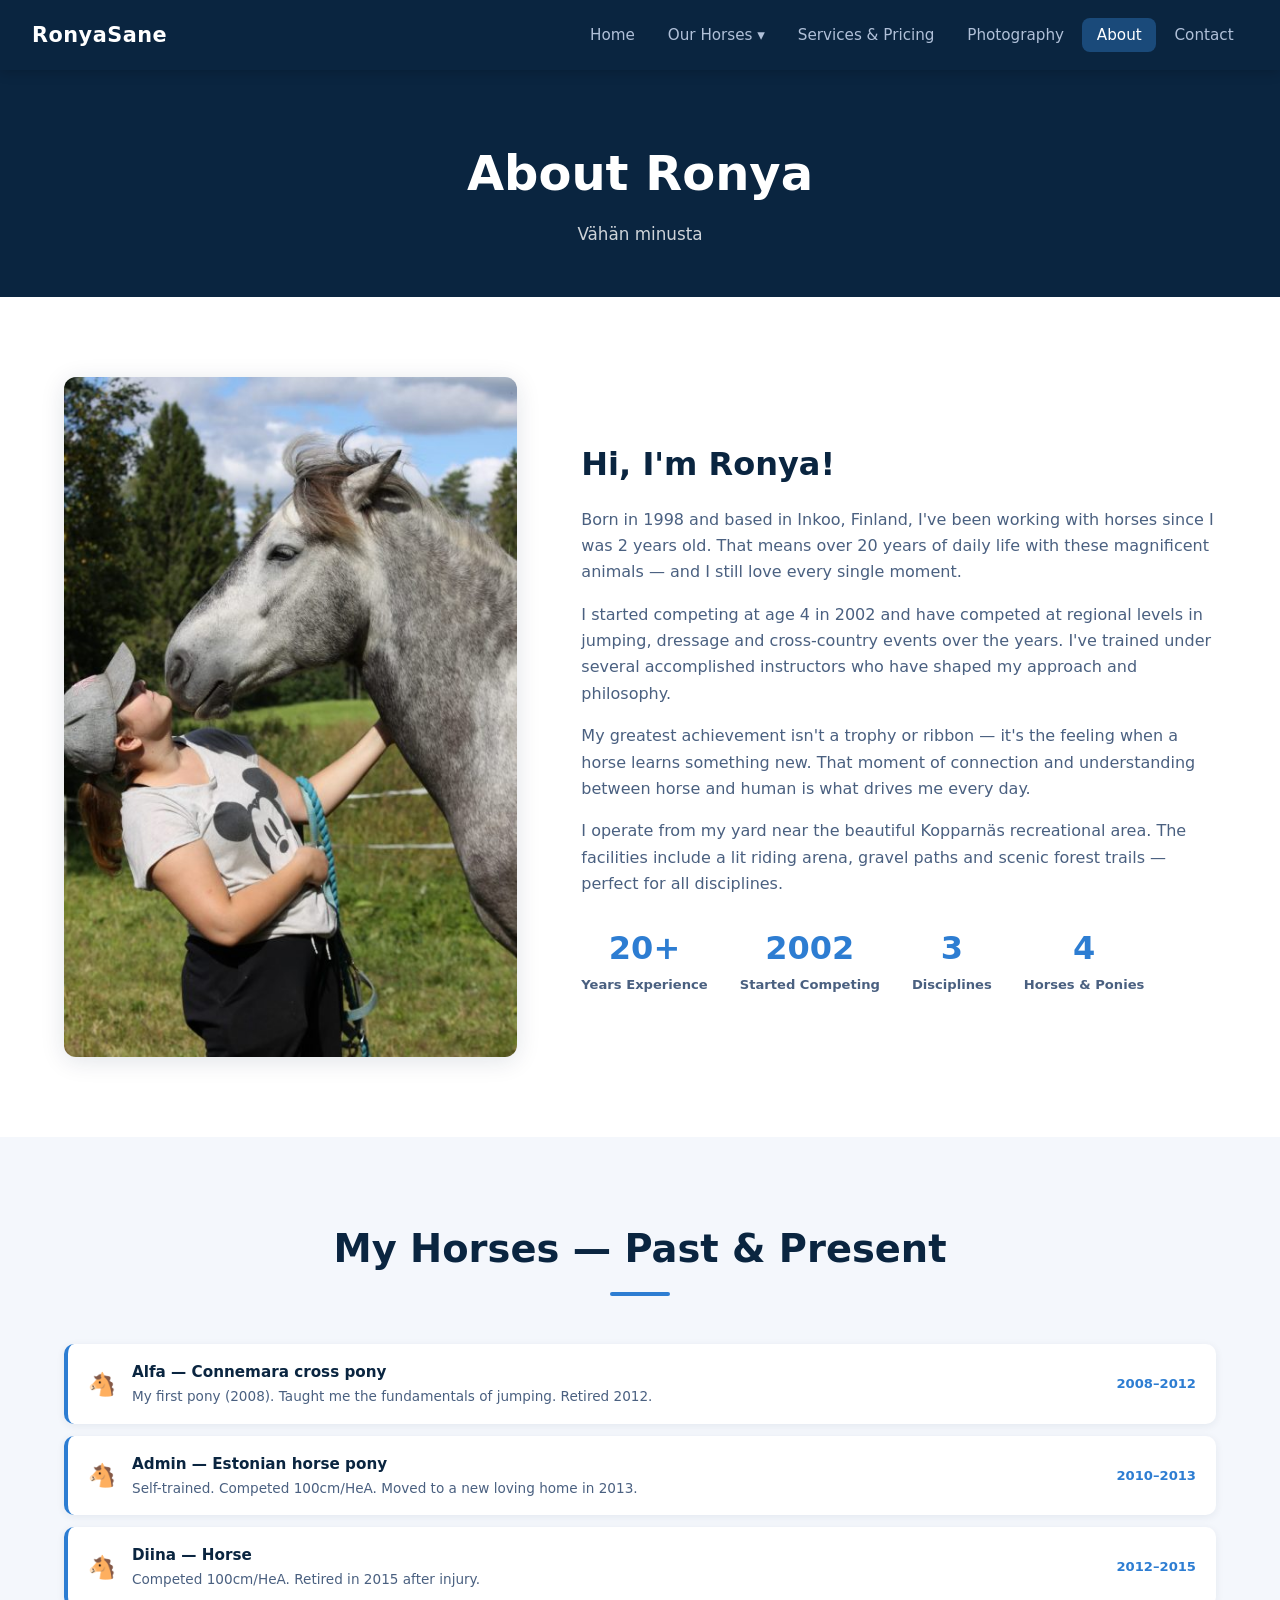
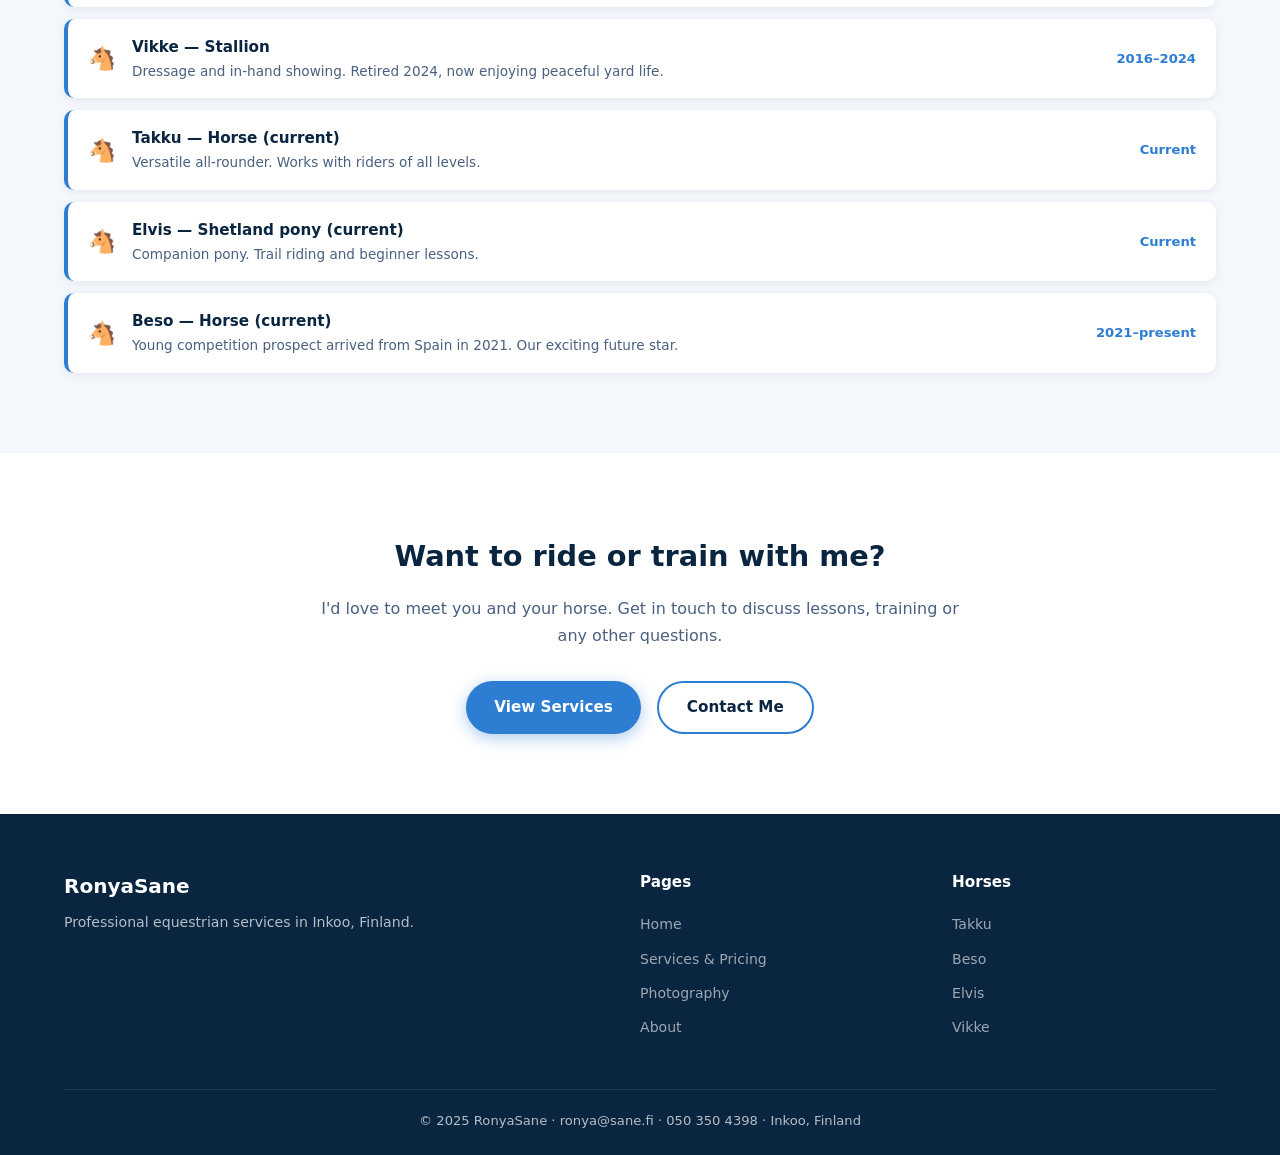
<file: about.html>
<!DOCTYPE html>
<html lang="en">
<head>
  <meta charset="UTF-8">
  <meta name="viewport" content="width=device-width, initial-scale=1.0">
  <title>About Ronya — RonyaSane</title>
  <link rel="stylesheet" href="css/style.css">
</head>
<body>
<nav class="navbar">
  <div class="navbar-brand"><a href="index.html" style="color:inherit;text-decoration:none;"><span>RonyaSane</span></a></div>
  <ul class="nav-links">
    <li><a href="index.html">Home</a></li>
    <li class="nav-item">
      <a href="#">Our Horses ▾</a>
      <div class="dropdown">
        <a href="horses/takku.html">Takku</a>
        <a href="horses/beso.html">Beso</a>
        <a href="horses/elvis.html">Elvis</a>
        <a href="horses/vikke.html">Vikke</a>
      </div>
    </li>
    <li><a href="services.html">Services &amp; Pricing</a></li>
    <li><a href="photography.html">Photography</a></li>
    <li><a href="about.html" class="active">About</a></li>
    <li><a href="index.html#contact">Contact</a></li>
  </ul>
  <button class="hamburger" aria-label="Menu"><span></span><span></span><span></span></button>
</nav>

<div style="background:var(--blue-dark);padding:4rem 0 3rem;text-align:center;color:white;">
  <h1 style="font-size:clamp(2rem,4vw,3rem);font-weight:800;margin-bottom:0.5rem;">About Ronya</h1>
  <p style="opacity:0.8;font-size:1.05rem;">Vähän minusta</p>
</div>

<section class="section">
  <div class="container">
    <div class="about-grid">
      <div class="about-img">
        <!-- Photo: photos/about/ronya.jpg — 800x1000px JPG (portrait orientation) -->
        <img src="photos/about/ronya.jpg" alt="Ronya Sane" style="min-height:400px;background:#e8f1fb;">
      </div>
      <div class="about-text">
        <h2>Hi, I'm Ronya!</h2>
        <p>Born in 1998 and based in Inkoo, Finland, I've been working with horses since I was 2 years old. That means over 20 years of daily life with these magnificent animals — and I still love every single moment.</p>
        <p>I started competing at age 4 in 2002 and have competed at regional levels in jumping, dressage and cross-country events over the years. I've trained under several accomplished instructors who have shaped my approach and philosophy.</p>
        <p>My greatest achievement isn't a trophy or ribbon — it's the feeling when a horse learns something new. That moment of connection and understanding between horse and human is what drives me every day.</p>
        <p>I operate from my yard near the beautiful Kopparnäs recreational area. The facilities include a lit riding arena, gravel paths and scenic forest trails — perfect for all disciplines.</p>
        <div class="stats-row">
          <div class="stat"><div class="stat-num">20+</div><div class="stat-label">Years Experience</div></div>
          <div class="stat"><div class="stat-num">2002</div><div class="stat-label">Started Competing</div></div>
          <div class="stat"><div class="stat-num">3</div><div class="stat-label">Disciplines</div></div>
          <div class="stat"><div class="stat-num">4</div><div class="stat-label">Horses &amp; Ponies</div></div>
        </div>
      </div>
    </div>
  </div>
</section>

<section class="section section-alt">
  <div class="container">
    <div class="section-title"><h2>My Horses — Past &amp; Present</h2><div class="divider"></div></div>
    <div class="achievements-list">
      <div class="achievement-item">
        <span class="achievement-icon">🐴</span>
        <div class="achievement-info"><h4>Alfa — Connemara cross pony</h4><p>My first pony (2008). Taught me the fundamentals of jumping. Retired 2012.</p></div>
        <span class="achievement-date">2008–2012</span>
      </div>
      <div class="achievement-item">
        <span class="achievement-icon">🐴</span>
        <div class="achievement-info"><h4>Admin — Estonian horse pony</h4><p>Self-trained. Competed 100cm/HeA. Moved to a new loving home in 2013.</p></div>
        <span class="achievement-date">2010–2013</span>
      </div>
      <div class="achievement-item">
        <span class="achievement-icon">🐴</span>
        <div class="achievement-info"><h4>Diina — Horse</h4><p>Competed 100cm/HeA. Retired in 2015 after injury.</p></div>
        <span class="achievement-date">2012–2015</span>
      </div>
      <div class="achievement-item">
        <span class="achievement-icon">🐴</span>
        <div class="achievement-info"><h4>Vikke — Stallion</h4><p>Dressage and in-hand showing. Retired 2024, now enjoying peaceful yard life.</p></div>
        <span class="achievement-date">2016–2024</span>
      </div>
      <div class="achievement-item">
        <span class="achievement-icon">🐴</span>
        <div class="achievement-info"><h4>Takku — Horse (current)</h4><p>Versatile all-rounder. Works with riders of all levels.</p></div>
        <span class="achievement-date">Current</span>
      </div>
      <div class="achievement-item">
        <span class="achievement-icon">🐴</span>
        <div class="achievement-info"><h4>Elvis — Shetland pony (current)</h4><p>Companion pony. Trail riding and beginner lessons.</p></div>
        <span class="achievement-date">Current</span>
      </div>
      <div class="achievement-item">
        <span class="achievement-icon">🐴</span>
        <div class="achievement-info"><h4>Beso — Horse (current)</h4><p>Young competition prospect arrived from Spain in 2021. Our exciting future star.</p></div>
        <span class="achievement-date">2021–present</span>
      </div>
    </div>
  </div>
</section>

<section class="section">
  <div class="container" style="text-align:center;max-width:700px;">
    <h2 style="color:var(--blue-dark);font-size:1.8rem;font-weight:800;margin-bottom:1rem;">Want to ride or train with me?</h2>
    <p style="color:var(--text-mid);margin-bottom:2rem;">I'd love to meet you and your horse. Get in touch to discuss lessons, training or any other questions.</p>
    <div style="display:flex;gap:1rem;justify-content:center;flex-wrap:wrap;">
      <a href="services.html" class="btn btn-primary">View Services</a>
      <a href="index.html#contact" class="btn btn-outline" style="color:var(--blue-dark);border-color:var(--blue-light);">Contact Me</a>
    </div>
  </div>
</section>

<footer class="footer">
  <div class="container">
    <div class="footer-grid">
      <div class="footer-brand"><h3>RonyaSane</h3><p>Professional equestrian services in Inkoo, Finland.</p></div>
      <div class="footer-col"><h4>Pages</h4><ul><li><a href="index.html">Home</a></li><li><a href="services.html">Services &amp; Pricing</a></li><li><a href="photography.html">Photography</a></li><li><a href="about.html">About</a></li></ul></div>
      <div class="footer-col"><h4>Horses</h4><ul><li><a href="horses/takku.html">Takku</a></li><li><a href="horses/beso.html">Beso</a></li><li><a href="horses/elvis.html">Elvis</a></li><li><a href="horses/vikke.html">Vikke</a></li></ul></div>
    </div>
    <div class="footer-bottom"><p>© 2025 RonyaSane · ronya@sane.fi · 050 350 4398 · Inkoo, Finland</p></div>
  </div>
</footer>
<script src="js/main.js"></script>
</body>
</html>
</file>
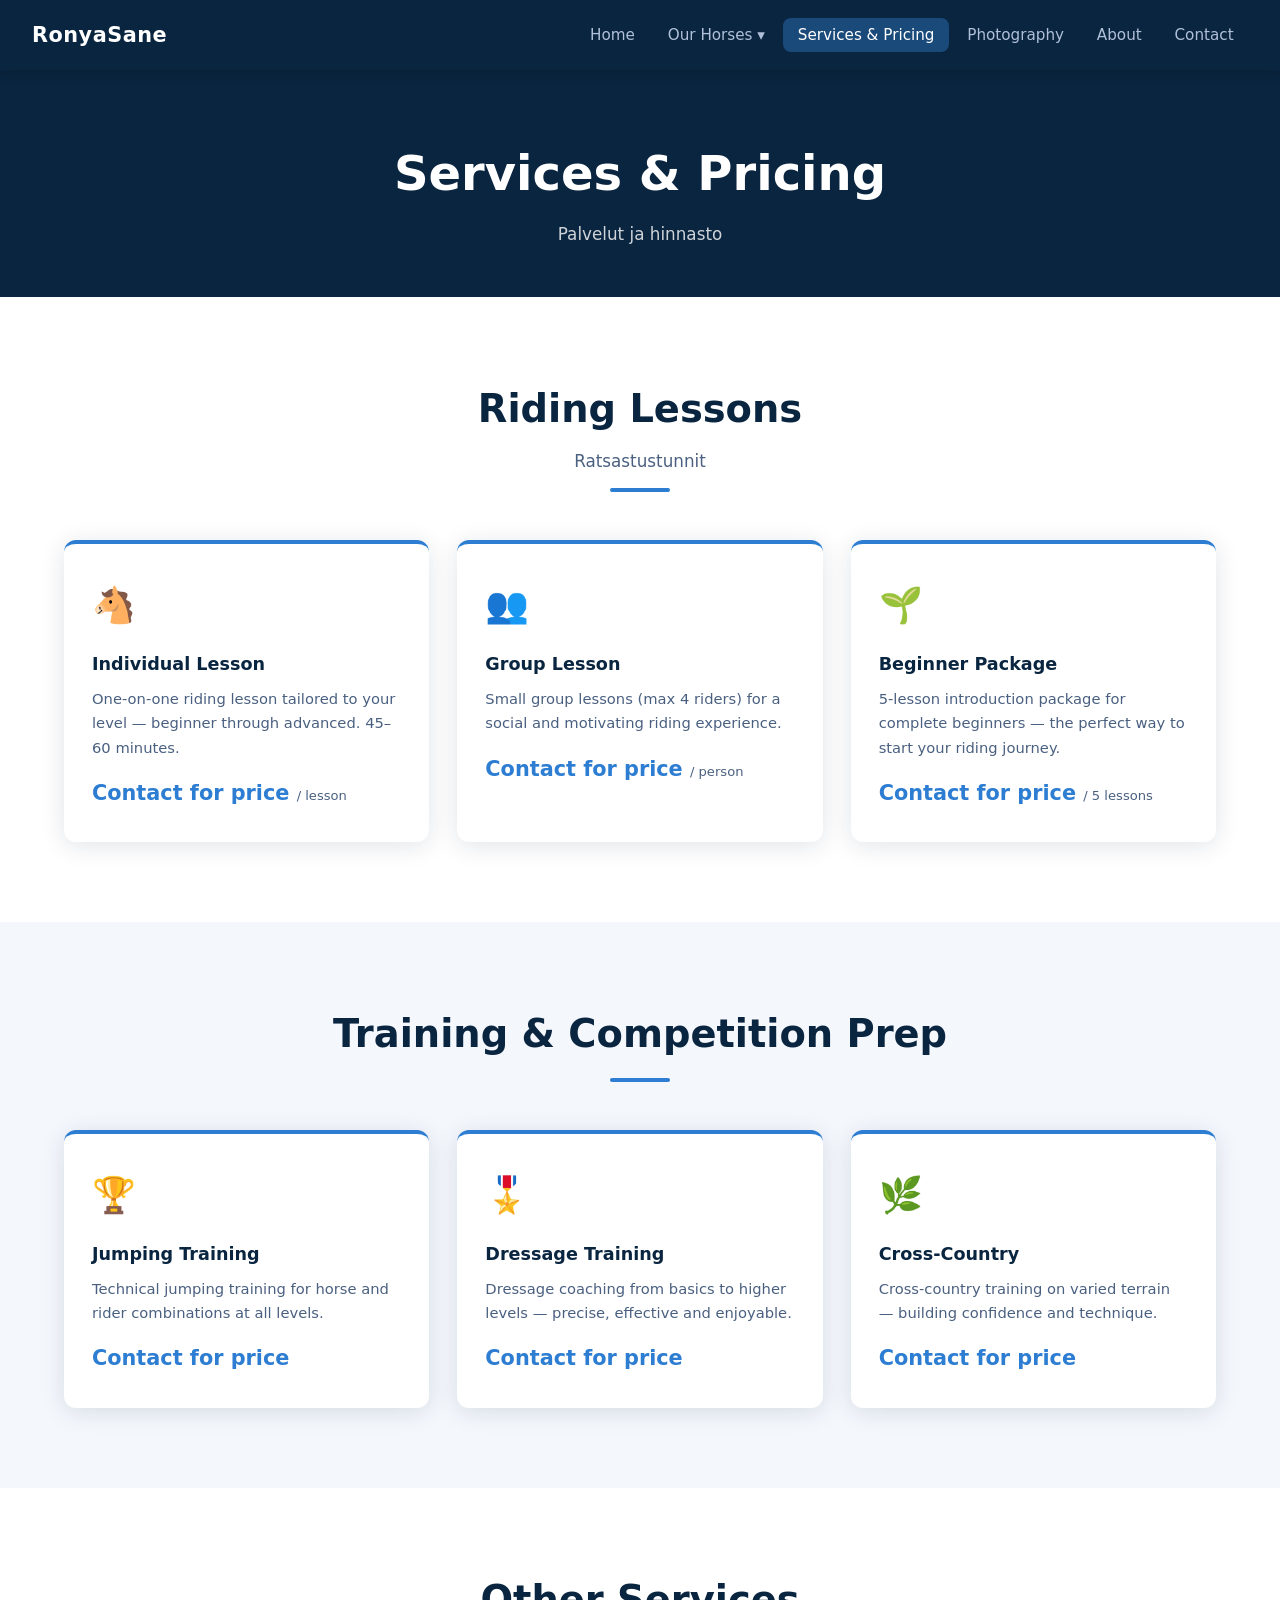
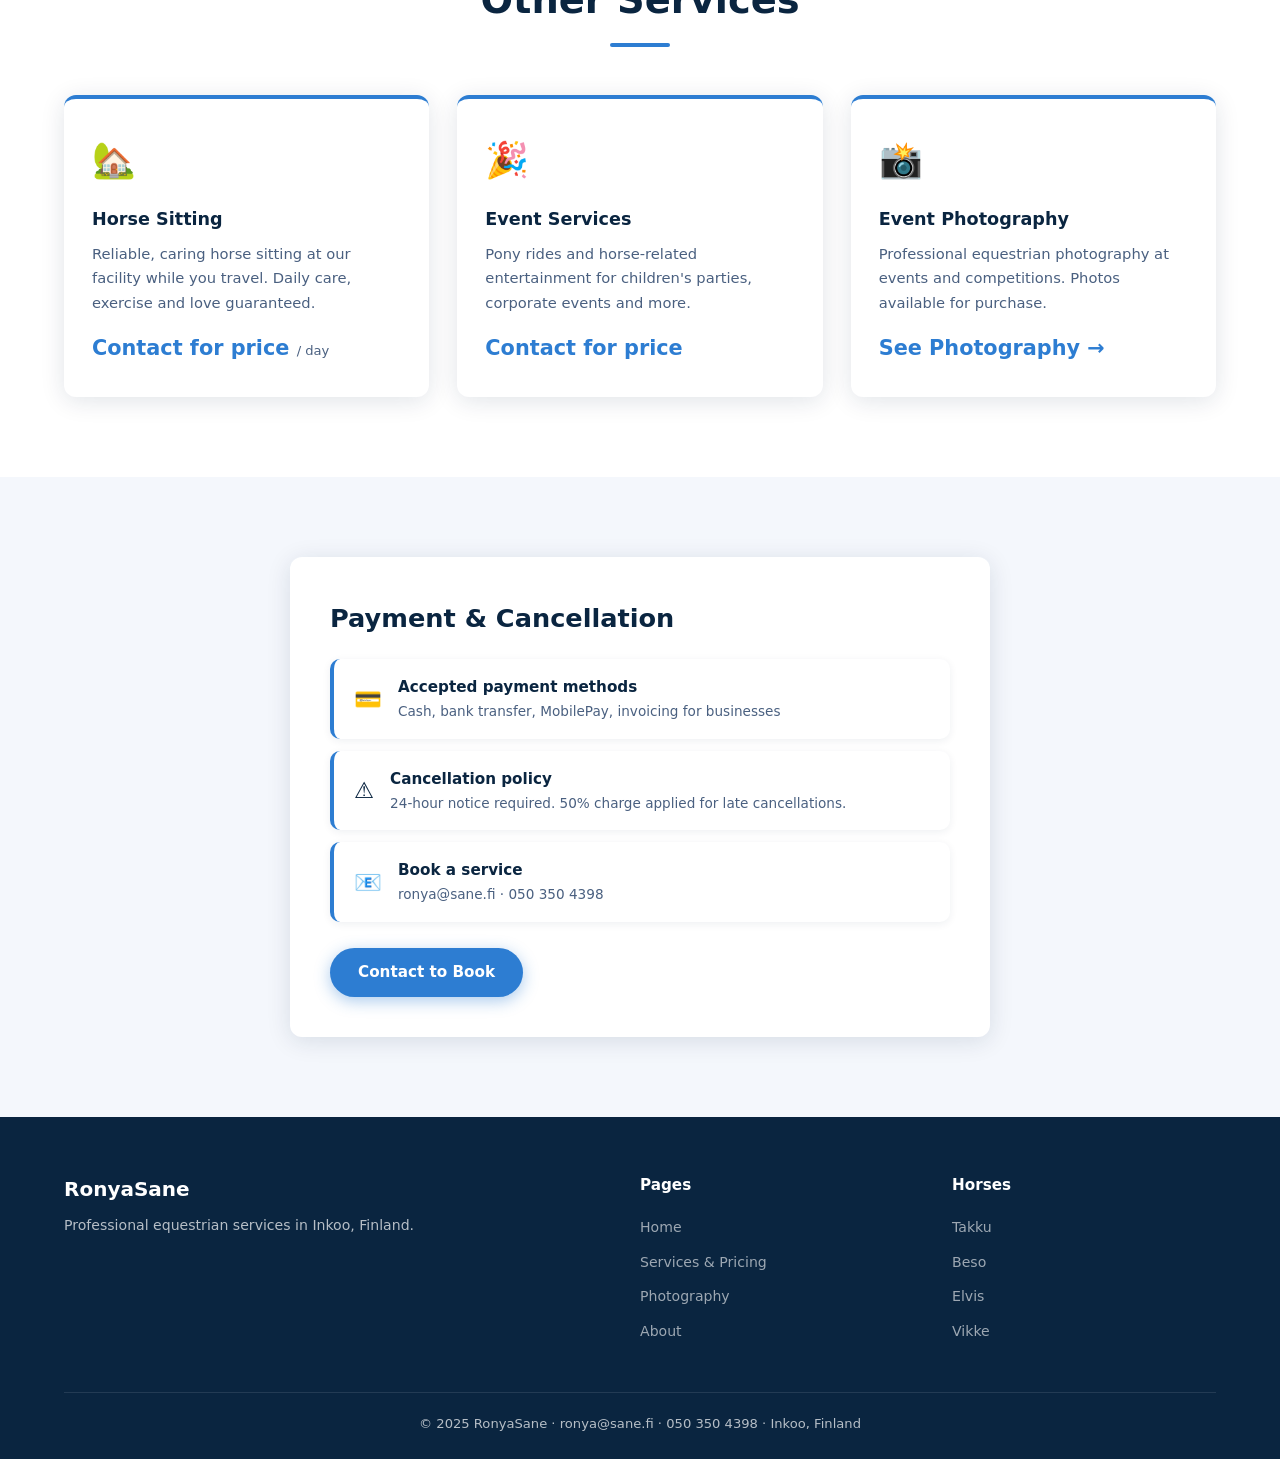
<file: services.html>
<!DOCTYPE html>
<html lang="en">
<head>
  <meta charset="UTF-8">
  <meta name="viewport" content="width=device-width, initial-scale=1.0">
  <title>Services &amp; Pricing — RonyaSane</title>
  <link rel="stylesheet" href="css/style.css">
</head>
<body>
<nav class="navbar">
  <div class="navbar-brand"><a href="index.html" style="color:inherit;text-decoration:none;"><span>RonyaSane</span></a></div>
  <ul class="nav-links">
    <li><a href="index.html">Home</a></li>
    <li class="nav-item">
      <a href="#">Our Horses ▾</a>
      <div class="dropdown">
        <a href="horses/takku.html">Takku</a>
        <a href="horses/beso.html">Beso</a>
        <a href="horses/elvis.html">Elvis</a>
        <a href="horses/vikke.html">Vikke</a>
      </div>
    </li>
    <li><a href="services.html" class="active">Services &amp; Pricing</a></li>
    <li><a href="photography.html">Photography</a></li>
    <li><a href="about.html">About</a></li>
    <li><a href="index.html#contact">Contact</a></li>
  </ul>
  <button class="hamburger" aria-label="Menu"><span></span><span></span><span></span></button>
</nav>

<div style="background:var(--blue-dark);padding:4rem 0 3rem;text-align:center;color:white;">
  <h1 style="font-size:clamp(2rem,4vw,3rem);font-weight:800;margin-bottom:0.5rem;">Services &amp; Pricing</h1>
  <p style="opacity:0.8;font-size:1.05rem;">Palvelut ja hinnasto</p>
</div>

<section class="section">
  <div class="container">
    <div class="section-title">
      <h2>Riding Lessons</h2>
      <p>Ratsastustunnit</p>
      <div class="divider"></div>
    </div>
    <div class="services-grid">
      <div class="service-card">
        <div class="service-icon">🐴</div>
        <h3>Individual Lesson</h3>
        <p>One-on-one riding lesson tailored to your level — beginner through advanced. 45–60 minutes.</p>
        <div class="service-price">Contact for price <span>/ lesson</span></div>
      </div>
      <div class="service-card">
        <div class="service-icon">👥</div>
        <h3>Group Lesson</h3>
        <p>Small group lessons (max 4 riders) for a social and motivating riding experience.</p>
        <div class="service-price">Contact for price <span>/ person</span></div>
      </div>
      <div class="service-card">
        <div class="service-icon">🌱</div>
        <h3>Beginner Package</h3>
        <p>5-lesson introduction package for complete beginners — the perfect way to start your riding journey.</p>
        <div class="service-price">Contact for price <span>/ 5 lessons</span></div>
      </div>
    </div>
  </div>
</section>

<section class="section section-alt">
  <div class="container">
    <div class="section-title">
      <h2>Training &amp; Competition Prep</h2>
      <div class="divider"></div>
    </div>
    <div class="services-grid">
      <div class="service-card">
        <div class="service-icon">🏆</div>
        <h3>Jumping Training</h3>
        <p>Technical jumping training for horse and rider combinations at all levels.</p>
        <div class="service-price">Contact for price</div>
      </div>
      <div class="service-card">
        <div class="service-icon">🎖️</div>
        <h3>Dressage Training</h3>
        <p>Dressage coaching from basics to higher levels — precise, effective and enjoyable.</p>
        <div class="service-price">Contact for price</div>
      </div>
      <div class="service-card">
        <div class="service-icon">🌿</div>
        <h3>Cross-Country</h3>
        <p>Cross-country training on varied terrain — building confidence and technique.</p>
        <div class="service-price">Contact for price</div>
      </div>
    </div>
  </div>
</section>

<section class="section">
  <div class="container">
    <div class="section-title">
      <h2>Other Services</h2>
      <div class="divider"></div>
    </div>
    <div class="services-grid">
      <div class="service-card">
        <div class="service-icon">🏡</div>
        <h3>Horse Sitting</h3>
        <p>Reliable, caring horse sitting at our facility while you travel. Daily care, exercise and love guaranteed.</p>
        <div class="service-price">Contact for price <span>/ day</span></div>
      </div>
      <div class="service-card">
        <div class="service-icon">🎉</div>
        <h3>Event Services</h3>
        <p>Pony rides and horse-related entertainment for children's parties, corporate events and more.</p>
        <div class="service-price">Contact for price</div>
      </div>
      <div class="service-card">
        <div class="service-icon">📸</div>
        <h3>Event Photography</h3>
        <p>Professional equestrian photography at events and competitions. Photos available for purchase.</p>
        <div class="service-price"><a href="photography.html" style="color:var(--blue-light);">See Photography →</a></div>
      </div>
    </div>
  </div>
</section>

<section class="section section-alt">
  <div class="container">
    <div style="max-width:700px;margin:0 auto;background:white;border-radius:12px;padding:2.5rem;box-shadow:0 4px 24px rgba(10,37,64,0.12);">
      <h2 style="color:var(--blue-dark);font-size:1.6rem;font-weight:800;margin-bottom:1.25rem;">Payment &amp; Cancellation</h2>
      <div class="achievement-item" style="margin-bottom:0.75rem;">
        <span class="achievement-icon">💳</span>
        <div class="achievement-info"><h4>Accepted payment methods</h4><p>Cash, bank transfer, MobilePay, invoicing for businesses</p></div>
      </div>
      <div class="achievement-item" style="margin-bottom:0.75rem;">
        <span class="achievement-icon">⚠️</span>
        <div class="achievement-info"><h4>Cancellation policy</h4><p>24-hour notice required. 50% charge applied for late cancellations.</p></div>
      </div>
      <div class="achievement-item">
        <span class="achievement-icon">📧</span>
        <div class="achievement-info"><h4>Book a service</h4><p>ronya@sane.fi · 050 350 4398</p></div>
      </div>
      <br>
      <a href="index.html#contact" class="btn btn-primary">Contact to Book</a>
    </div>
  </div>
</section>

<footer class="footer">
  <div class="container">
    <div class="footer-grid">
      <div class="footer-brand"><h3>RonyaSane</h3><p>Professional equestrian services in Inkoo, Finland.</p></div>
      <div class="footer-col"><h4>Pages</h4><ul><li><a href="index.html">Home</a></li><li><a href="services.html">Services &amp; Pricing</a></li><li><a href="photography.html">Photography</a></li><li><a href="about.html">About</a></li></ul></div>
      <div class="footer-col"><h4>Horses</h4><ul><li><a href="horses/takku.html">Takku</a></li><li><a href="horses/beso.html">Beso</a></li><li><a href="horses/elvis.html">Elvis</a></li><li><a href="horses/vikke.html">Vikke</a></li></ul></div>
    </div>
    <div class="footer-bottom"><p>© 2025 RonyaSane · ronya@sane.fi · 050 350 4398 · Inkoo, Finland</p></div>
  </div>
</footer>
<script src="js/main.js"></script>
</body>
</html>
</file>
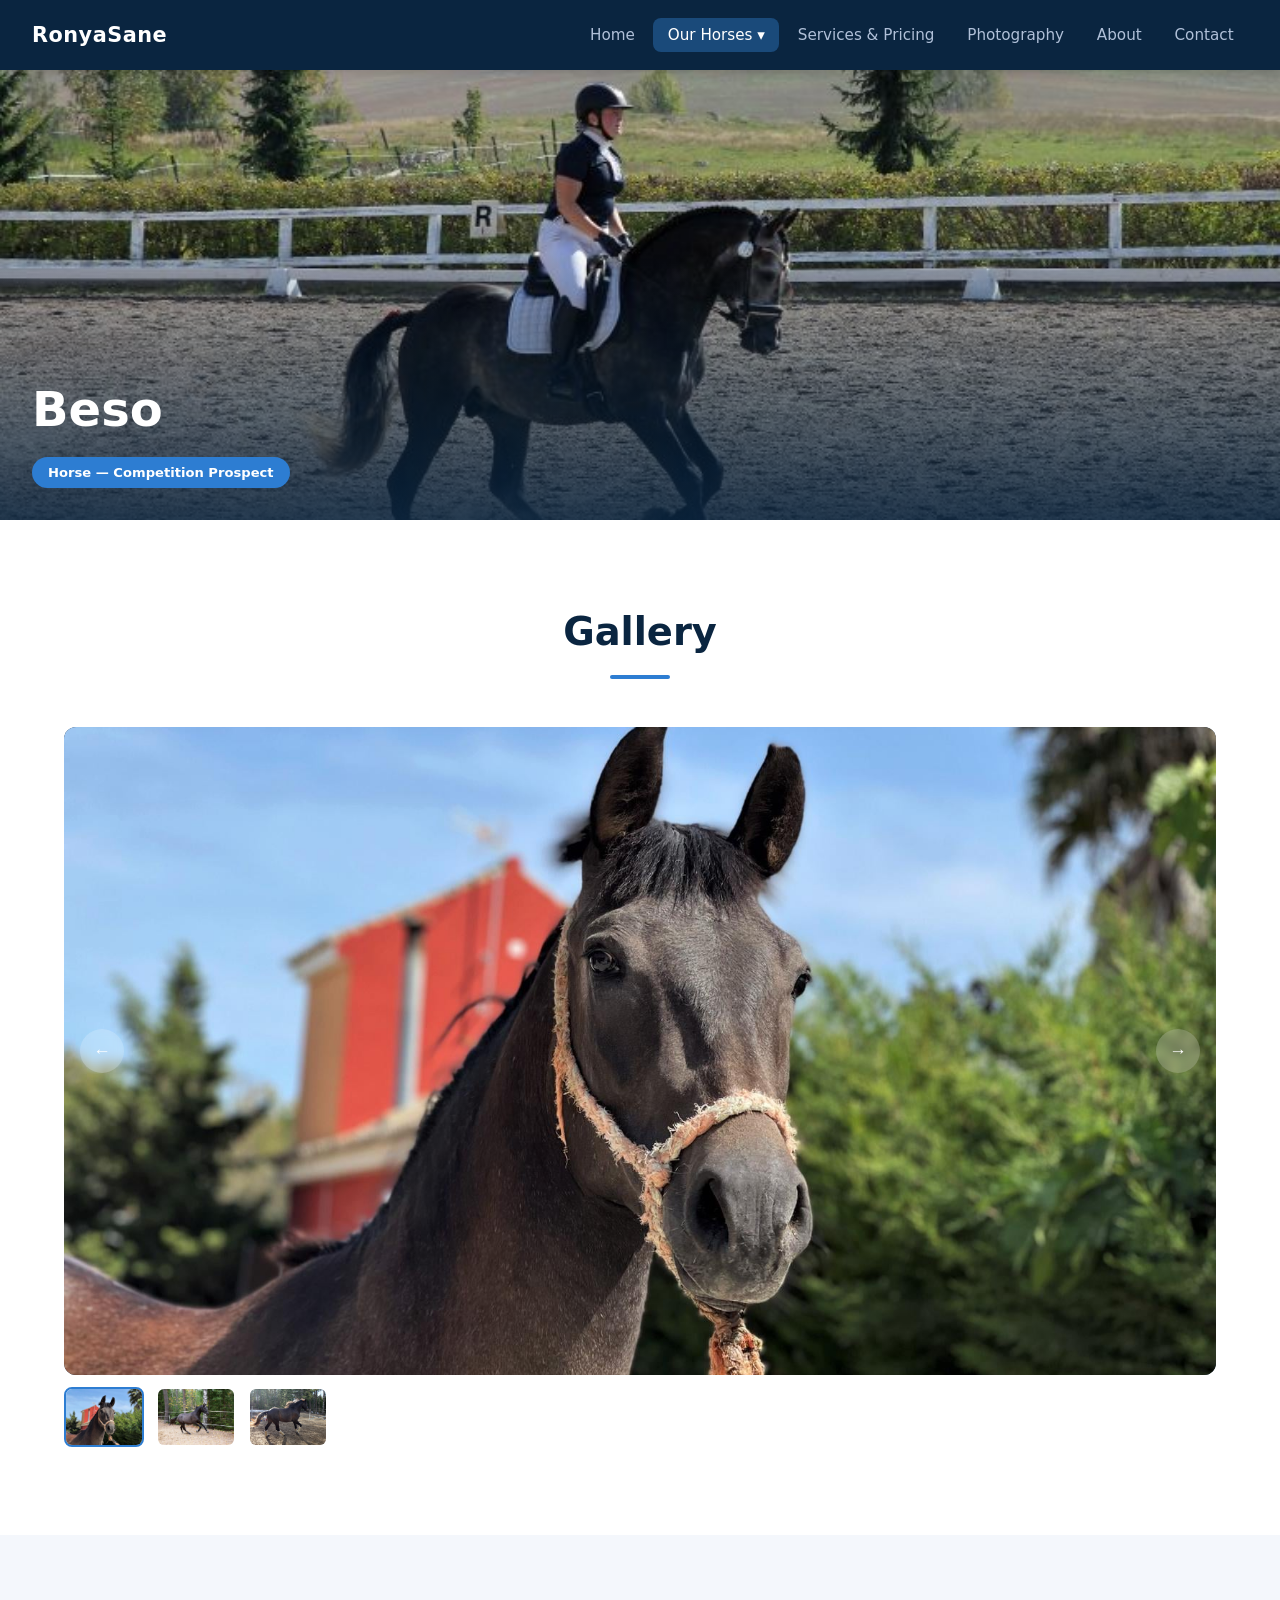
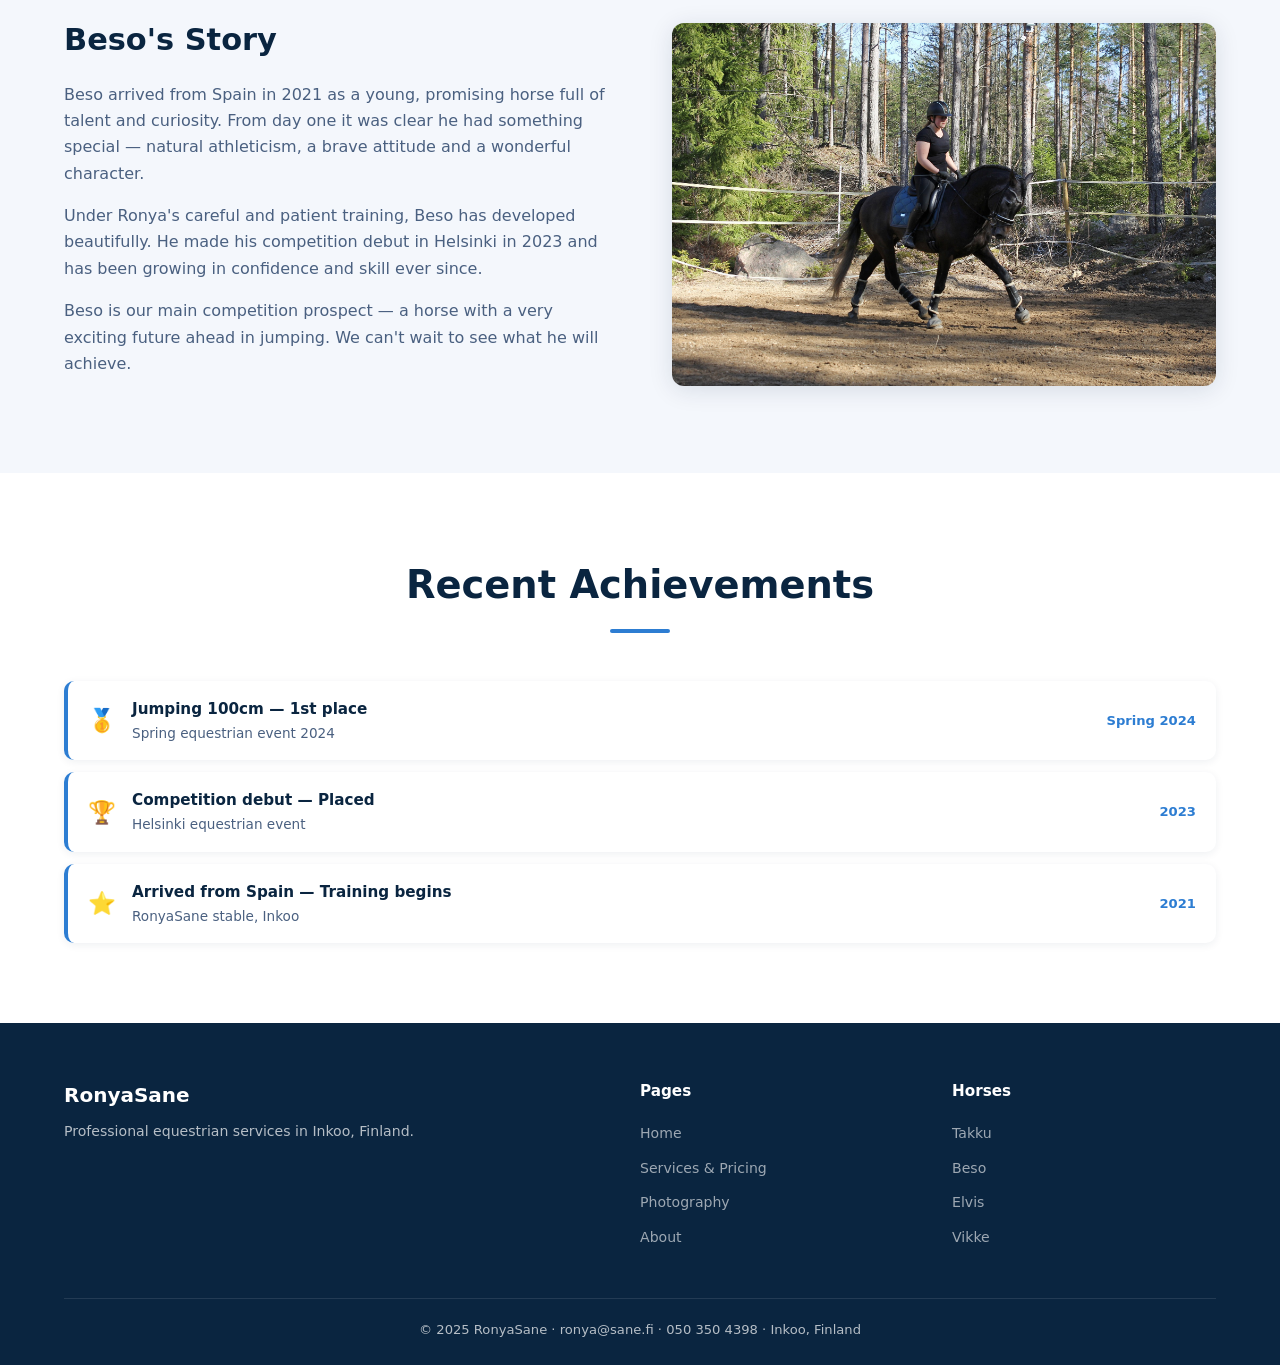
<file: horses/beso.html>
<!DOCTYPE html>
<html lang="en">
<head>
  <meta charset="UTF-8">
  <meta name="viewport" content="width=device-width, initial-scale=1.0">
  <title>Beso — RonyaSane</title>
  <link rel="stylesheet" href="../css/style.css">
</head>
<body>
<nav class="navbar">
  <div class="navbar-brand"><a href="../index.html" style="color:inherit;text-decoration:none;"><span>RonyaSane</span></a></div>
  <ul class="nav-links">
    <li><a href="../index.html">Home</a></li>
    <li class="nav-item">
      <a href="#" class="active">Our Horses ▾</a>
      <div class="dropdown">
        <a href="takku.html">Takku</a>
        <a href="beso.html" class="active">Beso</a>
        <a href="elvis.html">Elvis</a>
        <a href="vikke.html">Vikke</a>
      </div>
    </li>
    <li><a href="../services.html">Services &amp; Pricing</a></li>
    <li><a href="../photography.html">Photography</a></li>
    <li><a href="../about.html">About</a></li>
    <li><a href="../index.html#contact">Contact</a></li>
  </ul>
  <button class="hamburger" aria-label="Menu"><span></span><span></span><span></span></button>
</nav>

<!-- PAGE HERO: photos/beso/beso-hero.jpg — 1920x800px JPG -->
<div class="page-hero" style="background-image:url('../photos/beso/beso-hero.jpg');background-color:#1a4a7a;">
  <div class="page-hero-overlay"></div>
  <div class="page-hero-content">
    <h1>Beso</h1>
    <span class="badge">Horse — Competition Prospect</span>
  </div>
</div>

<!-- GALLERY: add photos to photos/beso/ and copy a gallery-slide block. Format: JPG 1200x800px -->
<section class="section">
  <div class="container">
    <div class="section-title"><h2>Gallery</h2><div class="divider"></div></div>
    <div class="gallery-slideshow">
      <div class="gallery-slide active"><img src="../photos/beso/beso-1.jpg" alt="Beso"></div>
      <div class="gallery-slide"><img src="../photos/beso/beso-2.jpg" alt="Beso"></div>
      <div class="gallery-slide"><img src="../photos/beso/beso-3.jpg" alt="Beso"></div>
      <div class="gallery-nav">
        <button class="gallery-btn prev" aria-label="Previous">&#8592;</button>
        <button class="gallery-btn next" aria-label="Next">&#8594;</button>
      </div>
    </div>
    <div class="gallery-thumbs"></div>
  </div>
</section>

<section class="section section-alt">
  <div class="container">
    <div class="story-grid">
      <div class="story-text">
        <h2>Beso's Story</h2>
        <p>Beso arrived from Spain in 2021 as a young, promising horse full of talent and curiosity. From day one it was clear he had something special — natural athleticism, a brave attitude and a wonderful character.</p>
        <p>Under Ronya's careful and patient training, Beso has developed beautifully. He made his competition debut in Helsinki in 2023 and has been growing in confidence and skill ever since.</p>
        <p>Beso is our main competition prospect — a horse with a very exciting future ahead in jumping. We can't wait to see what he will achieve.</p>
      </div>
      <div class="story-img">
        <!-- photos/beso/beso-story.jpg — 800x600px JPG -->
        <img src="../photos/beso/beso-story.jpg" alt="Beso" style="min-height:300px;background:#c8daf0;">
      </div>
    </div>
  </div>
</section>

<section class="section">
  <div class="container">
    <div class="section-title"><h2>Recent Achievements</h2><div class="divider"></div></div>
    <div class="achievements-list">
      <div class="achievement-item">
        <span class="achievement-icon">🥇</span>
        <div class="achievement-info"><h4>Jumping 100cm — 1st place</h4><p>Spring equestrian event 2024</p></div>
        <span class="achievement-date">Spring 2024</span>
      </div>
      <div class="achievement-item">
        <span class="achievement-icon">🏆</span>
        <div class="achievement-info"><h4>Competition debut — Placed</h4><p>Helsinki equestrian event</p></div>
        <span class="achievement-date">2023</span>
      </div>
      <div class="achievement-item">
        <span class="achievement-icon">⭐</span>
        <div class="achievement-info"><h4>Arrived from Spain — Training begins</h4><p>RonyaSane stable, Inkoo</p></div>
        <span class="achievement-date">2021</span>
      </div>
    </div>
  </div>
</section>

<footer class="footer">
  <div class="container">
    <div class="footer-grid">
      <div class="footer-brand"><h3>RonyaSane</h3><p>Professional equestrian services in Inkoo, Finland.</p></div>
      <div class="footer-col"><h4>Pages</h4><ul><li><a href="../index.html">Home</a></li><li><a href="../services.html">Services &amp; Pricing</a></li><li><a href="../photography.html">Photography</a></li><li><a href="../about.html">About</a></li></ul></div>
      <div class="footer-col"><h4>Horses</h4><ul><li><a href="takku.html">Takku</a></li><li><a href="beso.html">Beso</a></li><li><a href="elvis.html">Elvis</a></li><li><a href="vikke.html">Vikke</a></li></ul></div>
    </div>
    <div class="footer-bottom"><p>© 2025 RonyaSane · ronya@sane.fi · 050 350 4398 · Inkoo, Finland</p></div>
  </div>
</footer>
<script src="../js/main.js"></script>
</body>
</html>
</file>
<file: css/style.css>
/* ===== CSS VARIABLES ===== */
:root {
  --blue-dark: #0a2540;
  --blue-mid: #1a4a7a;
  --blue-light: #2d7dd2;
  --blue-pale: #e8f1fb;
  --white: #ffffff;
  --grey-light: #f4f7fc;
  --grey-mid: #b0c0d8;
  --text-dark: #0a2540;
  --text-mid: #4a6080;
  --shadow: 0 4px 24px rgba(10,37,64,0.12);
  --radius: 12px;
  --transition: 0.3s ease;
}

/* ===== RESET ===== */
*, *::before, *::after { box-sizing: border-box; margin: 0; padding: 0; }
html { scroll-behavior: smooth; }
body {
  font-family: 'Segoe UI', system-ui, sans-serif;
  color: var(--text-dark);
  background: var(--white);
  line-height: 1.65;
}
img { max-width: 100%; display: block; }
a { color: var(--blue-light); text-decoration: none; transition: color var(--transition); }
a:hover { color: var(--blue-dark); }

/* ===== NAVBAR ===== */
.navbar {
  position: sticky; top: 0; z-index: 1000;
  background: var(--blue-dark);
  display: flex; align-items: center; justify-content: space-between;
  padding: 0 2rem;
  height: 70px;
  box-shadow: 0 2px 12px rgba(0,0,0,0.2);
}
.navbar-brand {
  display: flex; align-items: center; gap: 0.75rem;
}
.navbar-brand span {
  font-size: 1.3rem; font-weight: 700;
  color: var(--white); letter-spacing: 0.5px;
}
.nav-links {
  display: flex; align-items: center; gap: 0.25rem;
  list-style: none;
}
.nav-links a {
  color: var(--grey-mid);
  padding: 0.5rem 0.9rem;
  border-radius: 8px;
  font-size: 0.95rem; font-weight: 500;
  transition: all var(--transition);
}
.nav-links a:hover, .nav-links a.active {
  color: var(--white); background: var(--blue-mid);
}
.nav-item { position: relative; }
.dropdown {
  display: none;
  position: absolute; top: calc(100% + 8px); left: 0;
  background: var(--blue-dark);
  border-radius: var(--radius);
  min-width: 180px;
  box-shadow: var(--shadow);
  overflow: hidden;
  border: 1px solid rgba(255,255,255,0.08);
}
.nav-item:hover .dropdown { display: block; }
.dropdown a {
  display: block; padding: 0.65rem 1.1rem;
  border-radius: 0;
  border-bottom: 1px solid rgba(255,255,255,0.06);
}
.dropdown a:last-child { border-bottom: none; }

.hamburger { display: none; flex-direction: column; gap: 5px; cursor: pointer; padding: 4px; background: none; border: none; }
.hamburger span { display: block; width: 24px; height: 2px; background: var(--white); border-radius: 2px; transition: all var(--transition); }

/* ===== HERO VIDEO BACKGROUND ===== */
.hero {
  position: relative; height: 100vh; overflow: hidden;
  display: flex; align-items: center; justify-content: center;
}
.hero-video {
  position: absolute;
  top: 0; left: 0;
  width: 100%; height: 100%;
  object-fit: cover;
  z-index: 0;
  pointer-events: none;
}
.hero-overlay {
  position: absolute; inset: 0; z-index: 1;
  background: linear-gradient(to bottom, rgba(10,37,64,0.35) 0%, rgba(10,37,64,0.62) 100%);
}
.hero-content {
  position: relative; z-index: 2;
  text-align: center; color: var(--white);
  padding: 0 1.5rem;
}
.hero-content h1 {
  font-size: clamp(2.2rem, 5vw, 4rem);
  font-weight: 800; letter-spacing: -1px;
  margin-bottom: 0.75rem;
  text-shadow: 0 2px 12px rgba(0,0,0,0.3);
}
.hero-content p {
  font-size: clamp(1rem, 2vw, 1.3rem);
  opacity: 0.9; max-width: 600px; margin: 0 auto 2rem;
}
.hero-dots {
  position: absolute; bottom: 2rem; left: 50%; transform: translateX(-50%);
  display: flex; gap: 8px; z-index: 3;
}
.hero-dot {
  width: 10px; height: 10px; border-radius: 50%;
  background: rgba(255,255,255,0.45); cursor: pointer;
  transition: all var(--transition); border: none;
}
.hero-dot.active { background: var(--white); transform: scale(1.3); }

/* ===== BUTTONS ===== */
.btn {
  display: inline-flex; align-items: center; gap: 0.5rem;
  padding: 0.75rem 1.75rem; border-radius: 50px;
  font-weight: 600; font-size: 0.95rem;
  cursor: pointer; transition: all var(--transition);
  border: none; font-family: inherit;
}
.btn-primary {
  background: var(--blue-light); color: var(--white);
  box-shadow: 0 4px 16px rgba(45,125,210,0.4);
}
.btn-primary:hover { background: var(--blue-mid); transform: translateY(-2px); color: var(--white); }
.btn-outline {
  background: transparent; color: var(--white);
  border: 2px solid rgba(255,255,255,0.7);
}
.btn-outline:hover { background: var(--white); color: var(--blue-dark); }

/* ===== SECTIONS ===== */
.section { padding: 5rem 0; }
.section-alt { background: var(--grey-light); }
.section-white { background: var(--white); }
.container { max-width: 1200px; margin: 0 auto; padding: 0 1.5rem; }
.section-title { text-align: center; margin-bottom: 3rem; }
.section-title h2 {
  font-size: clamp(1.8rem, 3vw, 2.6rem);
  font-weight: 800; color: var(--blue-dark); margin-bottom: 0.5rem;
}
.section-title p { color: var(--text-mid); font-size: 1.05rem; }
.section-title .divider {
  width: 60px; height: 4px;
  background: var(--blue-light); border-radius: 2px;
  margin: 0.75rem auto 0;
}

/* ===== HORSES GRID ===== */
.horses-grid {
  display: grid;
  grid-template-columns: repeat(auto-fill, minmax(280px, 1fr));
  gap: 2rem;
}
.horse-card {
  background: var(--white); border-radius: var(--radius);
  overflow: hidden; box-shadow: var(--shadow);
  transition: transform var(--transition), box-shadow var(--transition);
}
.horse-card:hover { transform: translateY(-6px); box-shadow: 0 12px 36px rgba(10,37,64,0.18); }
.horse-card-img { height: 220px; overflow: hidden; }
.horse-card-img img { width: 100%; height: 100%; object-fit: cover; transition: transform 0.5s ease; }
.horse-card:hover .horse-card-img img { transform: scale(1.06); }
.horse-card-body { padding: 1.4rem; }
.horse-card-body h3 { font-size: 1.2rem; font-weight: 700; color: var(--blue-dark); margin-bottom: 0.3rem; }
.horse-breed { font-size: 0.85rem; color: var(--blue-light); font-weight: 600; margin-bottom: 0.6rem; }
.horse-card-body p { font-size: 0.92rem; color: var(--text-mid); line-height: 1.55; }
.horse-card-footer { padding: 0 1.4rem 1.4rem; }

/* ===== ACHIEVEMENTS TICKER ===== */
.achievements-bar { background: var(--blue-mid); padding: 0.9rem 0; overflow: hidden; }
.ticker-wrap { overflow: hidden; }
.ticker {
  display: flex; gap: 3rem;
  animation: ticker 30s linear infinite;
  white-space: nowrap;
}
.ticker-item { color: var(--white); font-size: 0.9rem; font-weight: 500; display: flex; align-items: center; gap: 0.5rem; }
.ticker-item::before { content: '🏆'; }
@keyframes ticker { from { transform: translateX(0); } to { transform: translateX(-50%); } }

/* ===== PAGE HERO ===== */
.page-hero {
  height: 50vh; position: relative;
  display: flex; align-items: flex-end;
  background-size: cover; background-position: center;
}
.page-hero-overlay {
  position: absolute; inset: 0;
  background: linear-gradient(to top, rgba(10,37,64,0.85) 0%, transparent 60%);
}
.page-hero-content { position: relative; z-index: 1; padding: 2rem; color: var(--white); }
.page-hero-content h1 { font-size: clamp(2rem, 4vw, 3rem); font-weight: 800; }
.badge {
  display: inline-block; padding: 0.3rem 1rem;
  background: var(--blue-light); border-radius: 50px;
  font-size: 0.82rem; font-weight: 600; margin-top: 0.5rem; color: var(--white);
}

/* ===== GALLERY SLIDESHOW ===== */
.gallery-slideshow {
  position: relative; border-radius: var(--radius); overflow: hidden;
  background: var(--blue-dark); aspect-ratio: 16/9;
}
.gallery-slide { position: absolute; inset: 0; opacity: 0; transition: opacity 0.8s ease; }
.gallery-slide.active { opacity: 1; }
.gallery-slide img { width: 100%; height: 100%; object-fit: cover; }
.gallery-nav {
  position: absolute; top: 50%; transform: translateY(-50%);
  display: flex; justify-content: space-between; width: 100%; padding: 0 1rem;
  z-index: 2;
}
.gallery-btn {
  background: rgba(255,255,255,0.2); backdrop-filter: blur(4px);
  border: none; color: var(--white);
  width: 44px; height: 44px; border-radius: 50%;
  font-size: 1.1rem; cursor: pointer;
  transition: background var(--transition);
  display: flex; align-items: center; justify-content: center;
}
.gallery-btn:hover { background: rgba(255,255,255,0.4); }
.gallery-thumbs { display: flex; gap: 0.75rem; margin-top: 0.75rem; overflow-x: auto; padding-bottom: 0.5rem; }
.gallery-thumb { flex-shrink: 0; width: 80px; height: 60px; border-radius: 8px; overflow: hidden; cursor: pointer; border: 2px solid transparent; transition: border-color var(--transition); }
.gallery-thumb.active { border-color: var(--blue-light); }
.gallery-thumb img { width: 100%; height: 100%; object-fit: cover; }

/* ===== STORY / CONTENT ===== */
.story-grid { display: grid; grid-template-columns: 1fr 1fr; gap: 4rem; align-items: center; }
.story-text h2 { font-size: 1.9rem; font-weight: 800; color: var(--blue-dark); margin-bottom: 1rem; }
.story-text p { color: var(--text-mid); margin-bottom: 1rem; }
.story-img { border-radius: var(--radius); overflow: hidden; box-shadow: var(--shadow); }

/* ===== ACHIEVEMENTS LIST ===== */
.achievements-list { display: flex; flex-direction: column; gap: 0.75rem; }
.achievement-item {
  display: flex; align-items: center; gap: 1rem;
  background: var(--white); border-radius: 10px;
  padding: 1rem 1.25rem; box-shadow: 0 2px 8px rgba(10,37,64,0.07);
  border-left: 4px solid var(--blue-light);
}
.achievement-icon { font-size: 1.4rem; flex-shrink: 0; }
.achievement-info h4 { font-size: 0.95rem; font-weight: 700; color: var(--blue-dark); }
.achievement-info p { font-size: 0.85rem; color: var(--text-mid); }
.achievement-date { margin-left: auto; font-size: 0.82rem; color: var(--blue-light); font-weight: 600; white-space: nowrap; }

/* ===== PHOTOGRAPHY SHOP ===== */
.photo-grid {
  display: grid; grid-template-columns: repeat(auto-fill, minmax(260px, 1fr));
  gap: 1.5rem;
}
.photo-item {
  position: relative; border-radius: var(--radius); overflow: hidden;
  background: var(--blue-dark); box-shadow: var(--shadow);
}
.photo-item img {
  width: 100%; display: block;
  transition: transform 0.5s ease, filter 0.3s ease;
  user-select: none; pointer-events: none;
  -webkit-user-drag: none;
}
.photo-item:hover img { transform: scale(1.04); filter: brightness(0.75); }
.photo-watermark {
  position: absolute; inset: 0;
  display: flex; align-items: center; justify-content: center;
  pointer-events: none; z-index: 2;
}
.photo-watermark-text {
  font-size: clamp(0.9rem, 2.5vw, 1.3rem);
  font-weight: 800; color: rgba(255,255,255,0.35);
  letter-spacing: 2px; text-transform: uppercase;
  transform: rotate(-30deg); white-space: nowrap;
  text-shadow: 0 1px 4px rgba(0,0,0,0.5);
  user-select: none;
}
.photo-overlay {
  position: absolute; inset: 0; z-index: 3;
  display: flex; flex-direction: column;
  align-items: center; justify-content: flex-end;
  padding: 1.25rem;
  background: linear-gradient(to top, rgba(10,37,64,0.85) 0%, transparent 50%);
  opacity: 0; transition: opacity var(--transition);
}
.photo-item:hover .photo-overlay { opacity: 1; }
.photo-title { color: var(--white); font-weight: 600; margin-bottom: 0.5rem; text-align: center; font-size: 0.9rem; }
.photo-price { color: #7ec8f7; font-weight: 700; margin-bottom: 0.75rem; }
.add-to-basket {
  background: var(--blue-light); color: var(--white);
  border: none; padding: 0.55rem 1.2rem; border-radius: 50px;
  font-weight: 600; font-size: 0.85rem; cursor: pointer;
  transition: background var(--transition); font-family: inherit;
}
.add-to-basket:hover { background: var(--blue-dark); }

/* ===== BASKET ===== */
.basket-toggle {
  position: fixed; bottom: 2rem; right: 2rem; z-index: 900;
  background: var(--blue-dark); color: var(--white);
  width: 60px; height: 60px; border-radius: 50%;
  display: flex; align-items: center; justify-content: center;
  font-size: 1.4rem; cursor: pointer; box-shadow: var(--shadow);
  transition: transform var(--transition); border: none;
}
.basket-toggle:hover { transform: scale(1.1); }
.basket-badge {
  position: absolute; top: -4px; right: -4px;
  background: var(--blue-light); color: var(--white);
  width: 22px; height: 22px; border-radius: 50%;
  font-size: 0.75rem; font-weight: 700;
  display: flex; align-items: center; justify-content: center;
}
.basket-panel {
  position: fixed; right: 0; top: 0; bottom: 0;
  width: min(400px, 100vw); z-index: 1100;
  background: var(--white); box-shadow: -4px 0 30px rgba(10,37,64,0.15);
  transform: translateX(100%); transition: transform var(--transition);
  display: flex; flex-direction: column;
}
.basket-panel.open { transform: translateX(0); }
.basket-header {
  background: var(--blue-dark); color: var(--white);
  padding: 1.25rem 1.5rem;
  display: flex; align-items: center; justify-content: space-between;
}
.basket-header h3 { font-size: 1.1rem; font-weight: 700; }
.basket-close { background: none; border: none; color: var(--white); font-size: 1.3rem; cursor: pointer; opacity: 0.8; }
.basket-close:hover { opacity: 1; }
.basket-items { flex: 1; overflow-y: auto; padding: 1.25rem; }
.basket-item {
  display: flex; align-items: center; gap: 1rem;
  padding: 0.85rem 0; border-bottom: 1px solid var(--blue-pale);
}
.basket-item-thumb { width: 64px; height: 48px; object-fit: cover; border-radius: 6px; flex-shrink: 0; }
.basket-item-info { flex: 1; }
.basket-item-info h4 { font-size: 0.9rem; font-weight: 600; color: var(--blue-dark); }
.basket-item-info p { font-size: 0.82rem; color: var(--text-mid); }
.basket-item-remove { background: none; border: none; color: var(--grey-mid); cursor: pointer; font-size: 1rem; }
.basket-item-remove:hover { color: #e53e3e; }
.basket-empty { text-align: center; color: var(--text-mid); padding: 3rem 1rem; }
.basket-footer { padding: 1.25rem 1.5rem; border-top: 1px solid var(--blue-pale); background: var(--grey-light); }
.basket-total { display: flex; justify-content: space-between; font-weight: 700; font-size: 1rem; color: var(--blue-dark); margin-bottom: 1rem; }
.basket-form input, .basket-form textarea {
  width: 100%; padding: 0.65rem 1rem;
  border: 1.5px solid var(--grey-mid); border-radius: 8px;
  font-size: 0.9rem; margin-bottom: 0.6rem;
  transition: border-color var(--transition); font-family: inherit;
}
.basket-form input:focus, .basket-form textarea:focus { border-color: var(--blue-light); outline: none; }
.basket-form textarea { resize: vertical; min-height: 60px; }
.checkout-btn {
  width: 100%; background: var(--blue-light); color: var(--white);
  border: none; padding: 0.85rem; border-radius: 50px;
  font-weight: 700; font-size: 0.95rem; cursor: pointer;
  transition: background var(--transition); font-family: inherit;
}
.checkout-btn:hover { background: var(--blue-dark); }
.basket-overlay { position: fixed; inset: 0; z-index: 1050; background: rgba(10,37,64,0.4); backdrop-filter: blur(2px); display: none; }
.basket-overlay.open { display: block; }

/* ===== SERVICES ===== */
.services-grid { display: grid; grid-template-columns: repeat(auto-fill, minmax(280px, 1fr)); gap: 1.75rem; }
.service-card {
  background: var(--white); border-radius: var(--radius);
  padding: 2rem 1.75rem; box-shadow: var(--shadow);
  transition: transform var(--transition); border-top: 4px solid var(--blue-light);
}
.service-card:hover { transform: translateY(-4px); }
.service-icon { font-size: 2.2rem; margin-bottom: 1rem; }
.service-card h3 { font-size: 1.1rem; font-weight: 700; color: var(--blue-dark); margin-bottom: 0.5rem; }
.service-card p { color: var(--text-mid); font-size: 0.92rem; margin-bottom: 1rem; }
.service-price { font-size: 1.3rem; font-weight: 800; color: var(--blue-light); }
.service-price span { font-size: 0.82rem; font-weight: 400; color: var(--text-mid); }

/* ===== ABOUT ===== */
.about-grid { display: grid; grid-template-columns: 1fr 1.4fr; gap: 4rem; align-items: center; }
.about-img { border-radius: var(--radius); overflow: hidden; box-shadow: var(--shadow); }
.about-img img { width: 100%; }
.about-text h2 { font-size: 2rem; font-weight: 800; color: var(--blue-dark); margin-bottom: 1rem; }
.about-text p { color: var(--text-mid); margin-bottom: 1rem; }
.stats-row { display: flex; gap: 2rem; margin-top: 1.5rem; flex-wrap: wrap; }
.stat { text-align: center; }
.stat-num { font-size: 2rem; font-weight: 800; color: var(--blue-light); }
.stat-label { font-size: 0.82rem; color: var(--text-mid); font-weight: 600; }

/* ===== CONTACT ===== */
.contact-grid { display: grid; grid-template-columns: 1fr 1fr; gap: 3rem; }
.contact-info h3 { font-size: 1.3rem; font-weight: 700; color: var(--blue-dark); margin-bottom: 1.25rem; }
.contact-row { display: flex; align-items: center; gap: 0.85rem; margin-bottom: 1rem; color: var(--text-mid); }
.contact-row .icon { font-size: 1.2rem; flex-shrink: 0; }
.contact-form-box { background: var(--white); padding: 2rem; border-radius: var(--radius); box-shadow: var(--shadow); }
.form-group { margin-bottom: 1.1rem; }
.form-group label { display: block; font-weight: 600; font-size: 0.88rem; color: var(--blue-dark); margin-bottom: 0.35rem; }
.form-group input, .form-group textarea, .form-group select {
  width: 100%; padding: 0.7rem 1rem;
  border: 1.5px solid var(--grey-mid); border-radius: 8px;
  font-size: 0.92rem; font-family: inherit;
  transition: border-color var(--transition);
}
.form-group input:focus, .form-group textarea:focus, .form-group select:focus { border-color: var(--blue-light); outline: none; }
.form-group textarea { min-height: 120px; resize: vertical; }

/* ===== FOOTER ===== */
.footer { background: var(--blue-dark); color: rgba(255,255,255,0.7); padding: 3.5rem 0 1.5rem; }
.footer-grid { display: grid; grid-template-columns: 2fr 1fr 1fr; gap: 3rem; margin-bottom: 2.5rem; }
.footer-brand h3 { color: var(--white); font-size: 1.25rem; font-weight: 700; margin-bottom: 0.5rem; }
.footer-brand p { font-size: 0.88rem; line-height: 1.7; }
.footer-col h4 { color: var(--white); font-size: 0.95rem; font-weight: 700; margin-bottom: 1rem; }
.footer-col ul { list-style: none; }
.footer-col ul li { margin-bottom: 0.5rem; }
.footer-col ul a { color: rgba(255,255,255,0.6); font-size: 0.88rem; }
.footer-col ul a:hover { color: var(--white); }
.footer-bottom { border-top: 1px solid rgba(255,255,255,0.1); padding-top: 1.25rem; text-align: center; font-size: 0.82rem; }

/* ===== TOAST ===== */
.toast {
  position: fixed; bottom: 6rem; right: 2rem; z-index: 2000;
  background: var(--blue-dark); color: var(--white);
  padding: 0.85rem 1.5rem; border-radius: 50px;
  font-size: 0.9rem; font-weight: 600; box-shadow: var(--shadow);
  transform: translateY(20px); opacity: 0;
  transition: all var(--transition); pointer-events: none;
}
.toast.show { transform: translateY(0); opacity: 1; }

/* ===== MODAL ===== */
.modal-overlay {
  position: fixed; inset: 0; z-index: 2000;
  background: rgba(10,37,64,0.5);
  align-items: center; justify-content: center;
  display: none;
}
.modal-overlay.open { display: flex; }
.modal { background: var(--white); border-radius: var(--radius); padding: 2.5rem; max-width: 440px; width: 90%; text-align: center; box-shadow: var(--shadow); }
.modal-icon { font-size: 3rem; margin-bottom: 1rem; }
.modal h3 { font-size: 1.4rem; font-weight: 800; color: var(--blue-dark); margin-bottom: 0.5rem; }
.modal p { color: var(--text-mid); margin-bottom: 1.5rem; }

/* ===== RESPONSIVE ===== */
@media (max-width: 900px) {
  .story-grid, .about-grid, .contact-grid { grid-template-columns: 1fr; gap: 2rem; }
  .footer-grid { grid-template-columns: 1fr 1fr; }
}
@media (max-width: 700px) {
  .nav-links { display: none; flex-direction: column; position: fixed; inset: 70px 0 0 0; background: var(--blue-dark); padding: 1.5rem; gap: 0.5rem; overflow-y: auto; z-index: 999; }
  .nav-links.open { display: flex; }
  .hamburger { display: flex; }
  .dropdown { position: static; box-shadow: none; border: none; background: rgba(255,255,255,0.05); border-radius: 8px; margin-top: 0.25rem; }
  .footer-grid { grid-template-columns: 1fr; gap: 2rem; }
  .hero { height: 75vh; }
  .page-hero { height: 40vh; }
}
</file>
